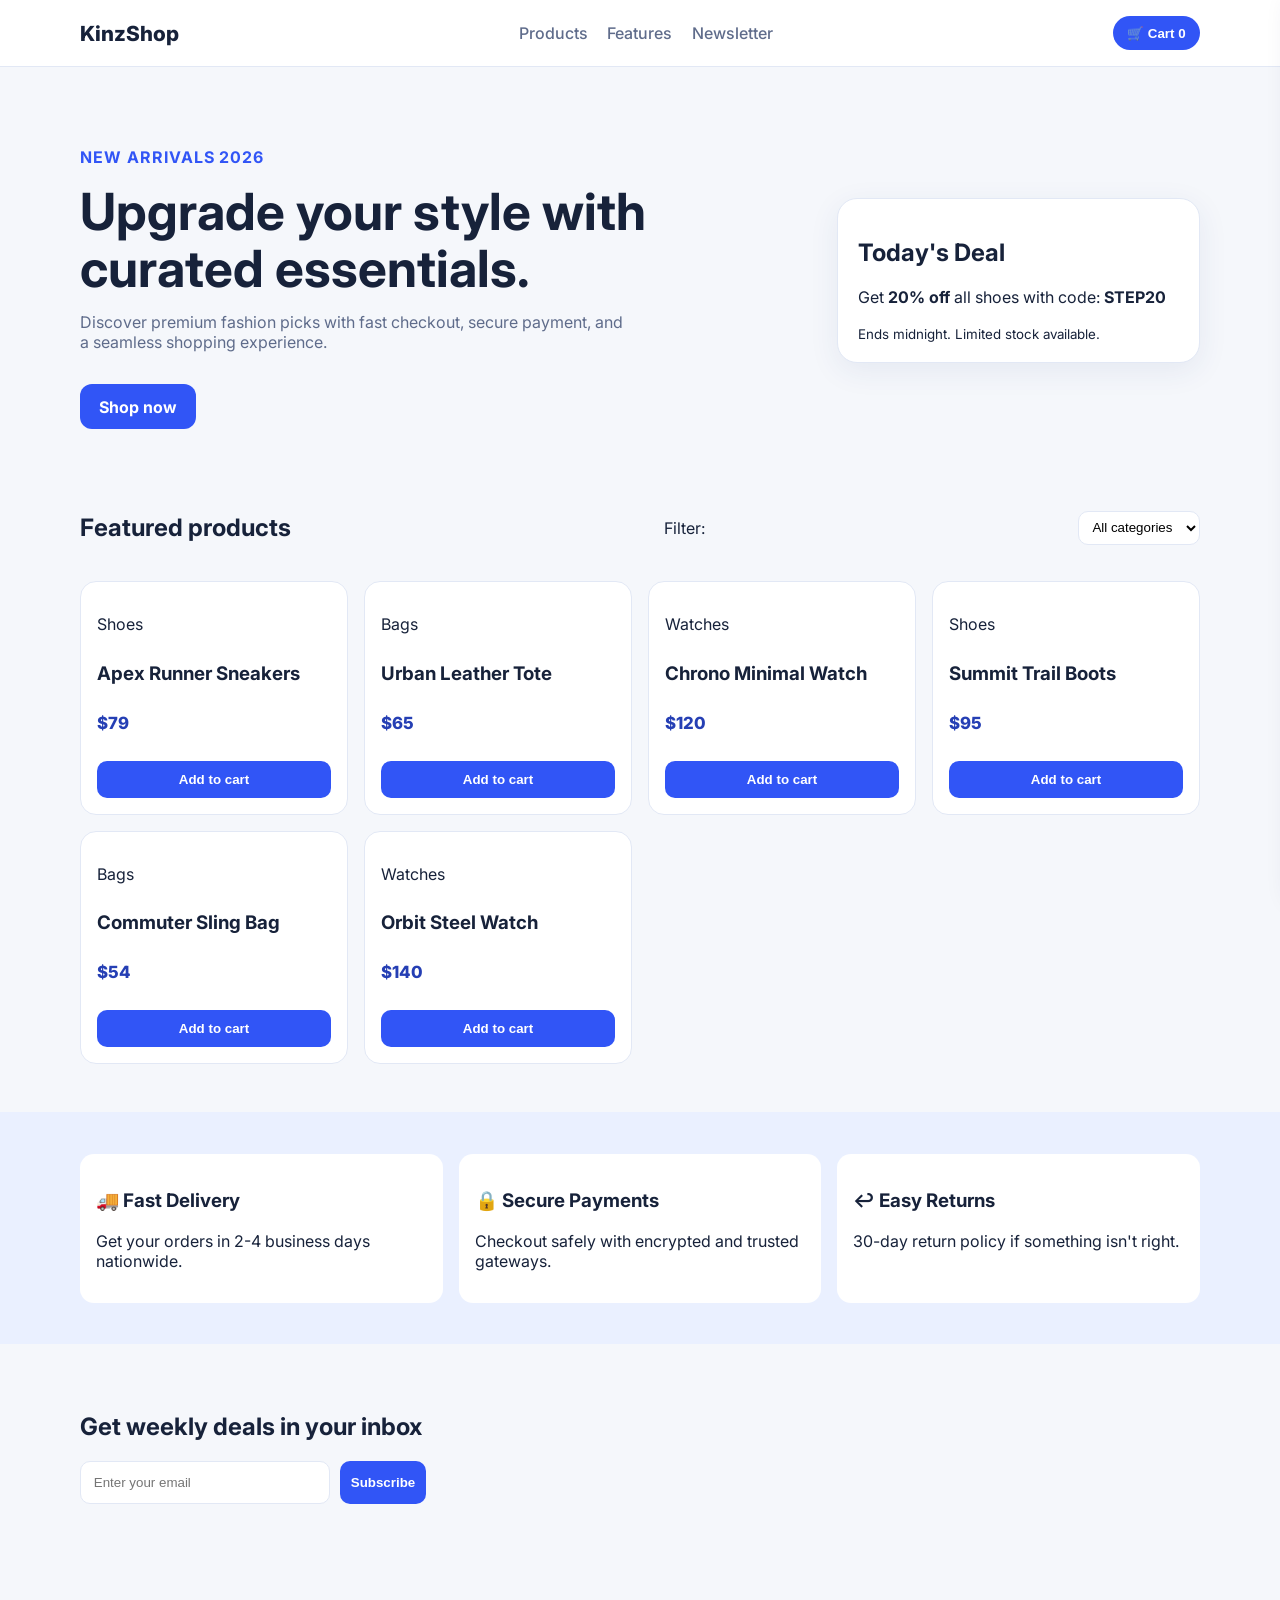
<file: ecommerce.html>
<!DOCTYPE html>
<html lang="en">
<head>
  <meta charset="UTF-8" />
  <meta name="viewport" content="width=device-width, initial-scale=1.0" />
  <title>KinzShop | Modern E-commerce</title>
  <link rel="preconnect" href="https://fonts.googleapis.com">
  <link rel="preconnect" href="https://fonts.gstatic.com" crossorigin>
  <link href="https://fonts.googleapis.com/css2?family=Inter:wght@400;500;600;700;800&display=swap" rel="stylesheet">
  <link rel="stylesheet" href="css/ecommerce.css" />
</head>
<body>
  <header class="site-header">
    <div class="container nav-row">
      <a class="brand" href="#">KinzShop</a>
      <nav class="main-nav">
        <a href="#products">Products</a>
        <a href="#features">Features</a>
        <a href="#newsletter">Newsletter</a>
      </nav>
      <button id="cartButton" class="cart-button" aria-label="Open shopping cart">
        🛒 Cart <span id="cartCount">0</span>
      </button>
    </div>
  </header>

  <main>
    <section class="hero">
      <div class="container hero-grid">
        <div>
          <p class="eyebrow">NEW ARRIVALS 2026</p>
          <h1>Upgrade your style with curated essentials.</h1>
          <p class="hero-copy">
            Discover premium fashion picks with fast checkout, secure payment, and a seamless shopping experience.
          </p>
          <a href="#products" class="cta">Shop now</a>
        </div>
        <div class="hero-card">
          <h2>Today's Deal</h2>
          <p>Get <strong>20% off</strong> all shoes with code: <strong>STEP20</strong></p>
          <small>Ends midnight. Limited stock available.</small>
        </div>
      </div>
    </section>

    <section id="products" class="products container">
      <div class="section-head">
        <h2>Featured products</h2>
        <label for="categoryFilter">Filter:</label>
        <select id="categoryFilter">
          <option value="all">All categories</option>
          <option value="Shoes">Shoes</option>
          <option value="Bags">Bags</option>
          <option value="Watches">Watches</option>
        </select>
      </div>
      <div id="productGrid" class="product-grid"></div>
    </section>

    <section id="features" class="features">
      <div class="container feature-grid">
        <article>
          <h3>🚚 Fast Delivery</h3>
          <p>Get your orders in 2-4 business days nationwide.</p>
        </article>
        <article>
          <h3>🔒 Secure Payments</h3>
          <p>Checkout safely with encrypted and trusted gateways.</p>
        </article>
        <article>
          <h3>↩️ Easy Returns</h3>
          <p>30-day return policy if something isn't right.</p>
        </article>
      </div>
    </section>

    <section id="newsletter" class="newsletter">
      <div class="container">
        <h2>Get weekly deals in your inbox</h2>
        <form id="newsletterForm">
          <input id="emailInput" type="email" placeholder="Enter your email" required />
          <button type="submit">Subscribe</button>
        </form>
        <p id="newsletterMessage" class="message" aria-live="polite"></p>
      </div>
    </section>
  </main>

  <aside id="cartPanel" class="cart-panel" aria-hidden="true">
    <div class="cart-head">
      <h2>Your Cart</h2>
      <button id="closeCart" aria-label="Close cart">✕</button>
    </div>
    <ul id="cartItems" class="cart-items"></ul>
    <div class="cart-footer">
      <p>Total: <strong id="cartTotal">$0</strong></p>
      <button id="checkoutBtn">Checkout</button>
    </div>
  </aside>

  <script src="js/ecommerce.js"></script>
</body>
</html>
</file>
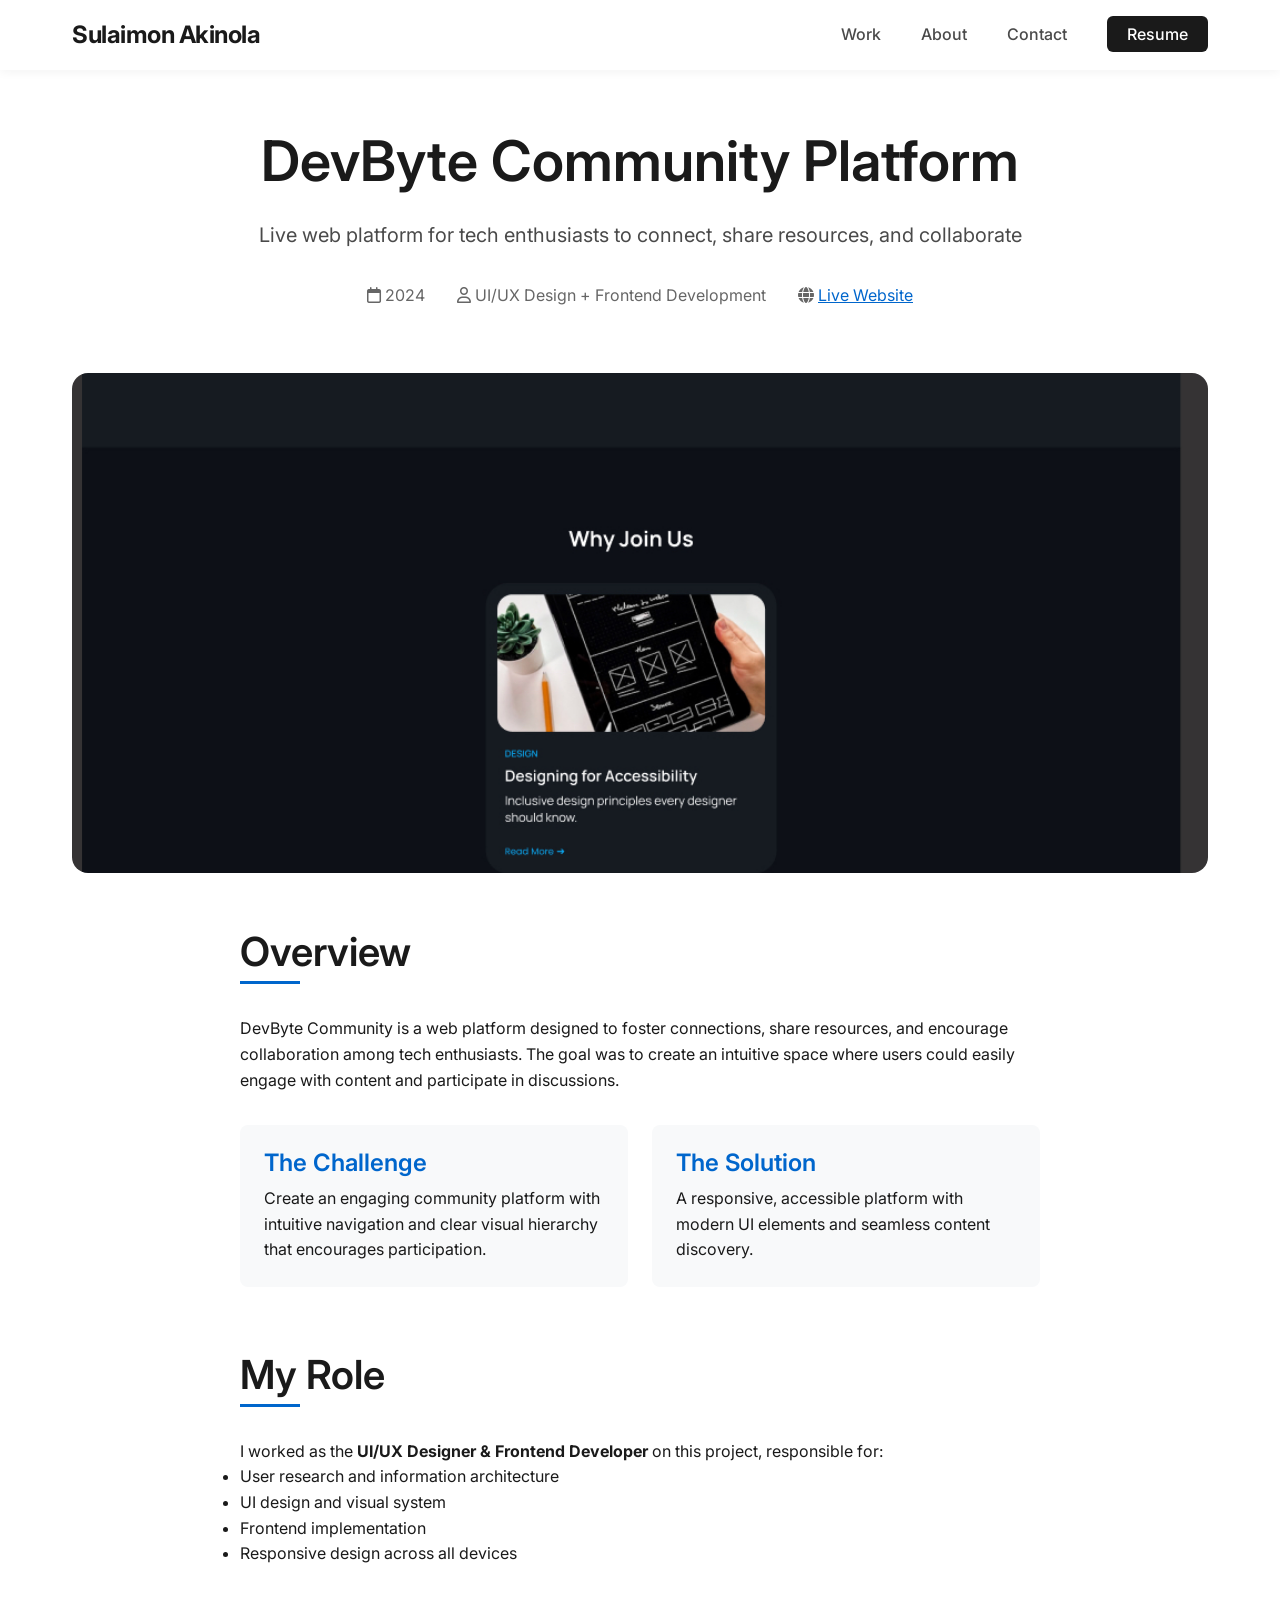
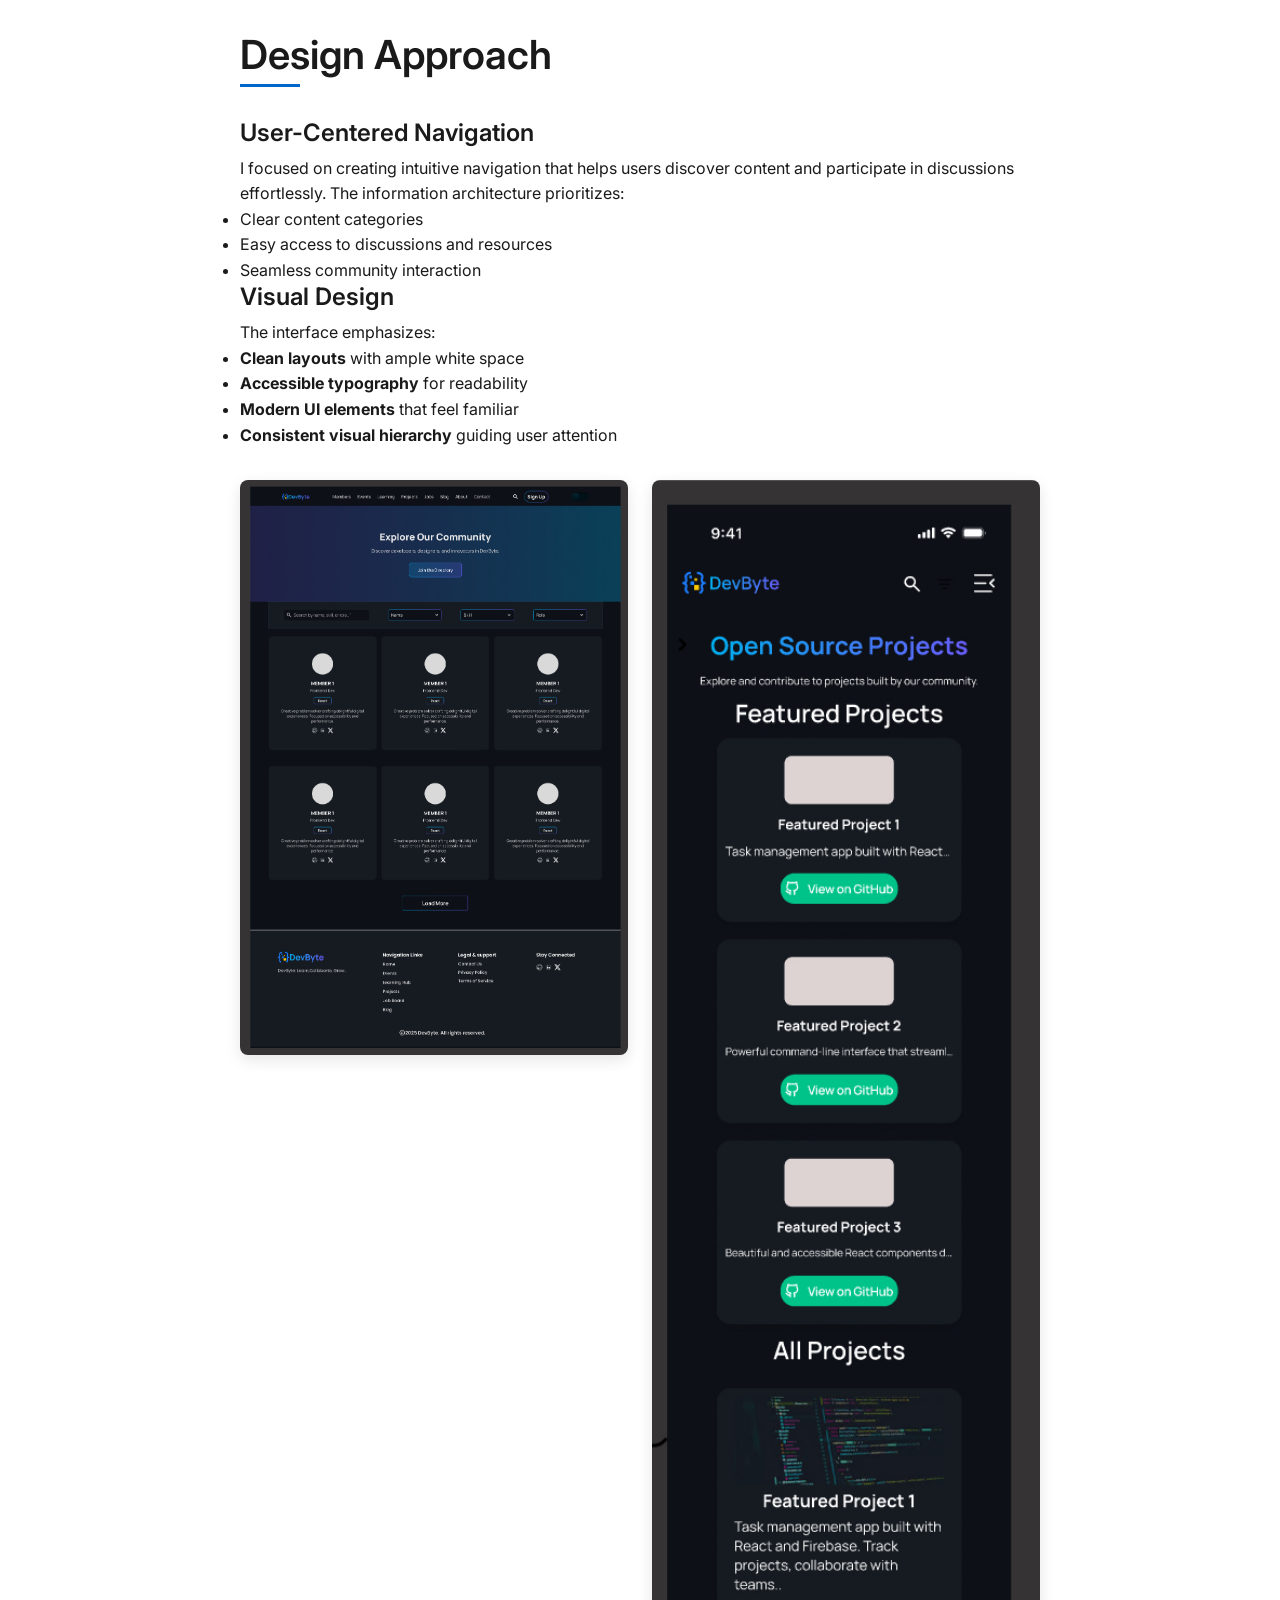
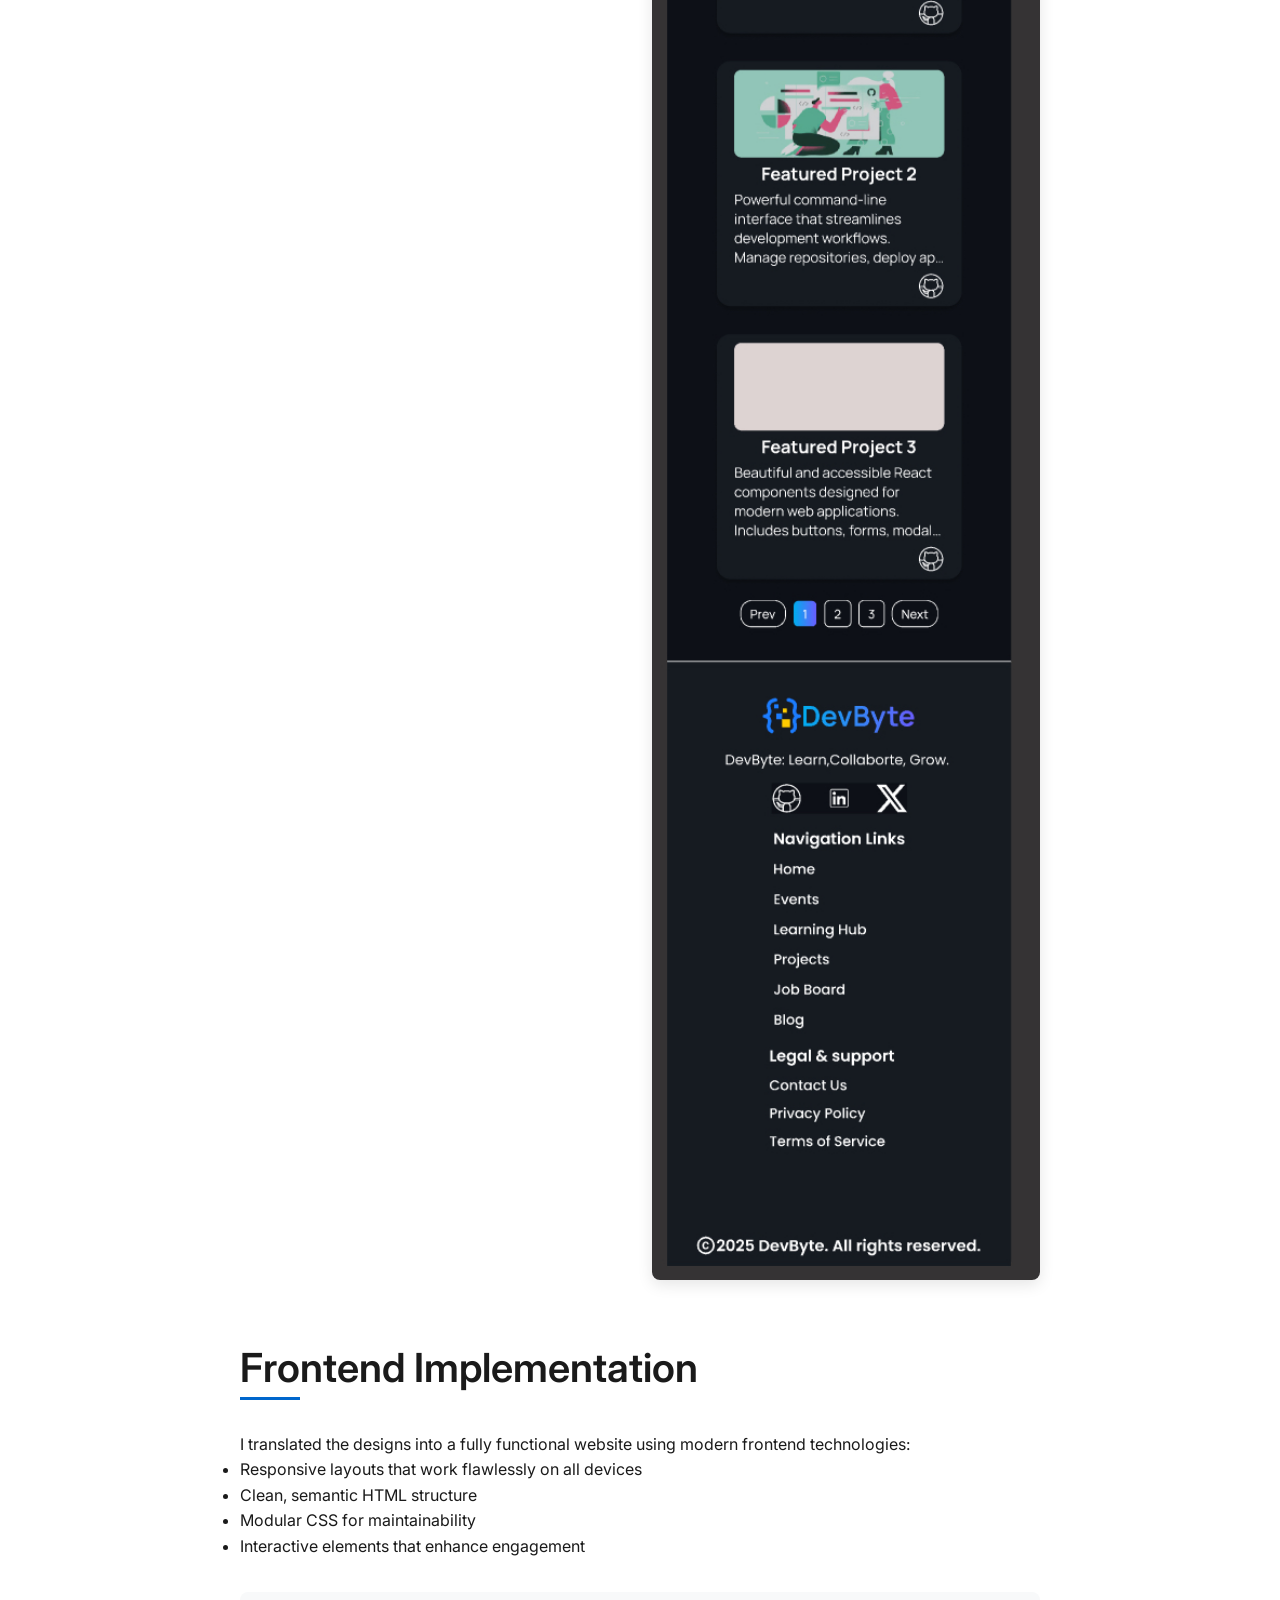
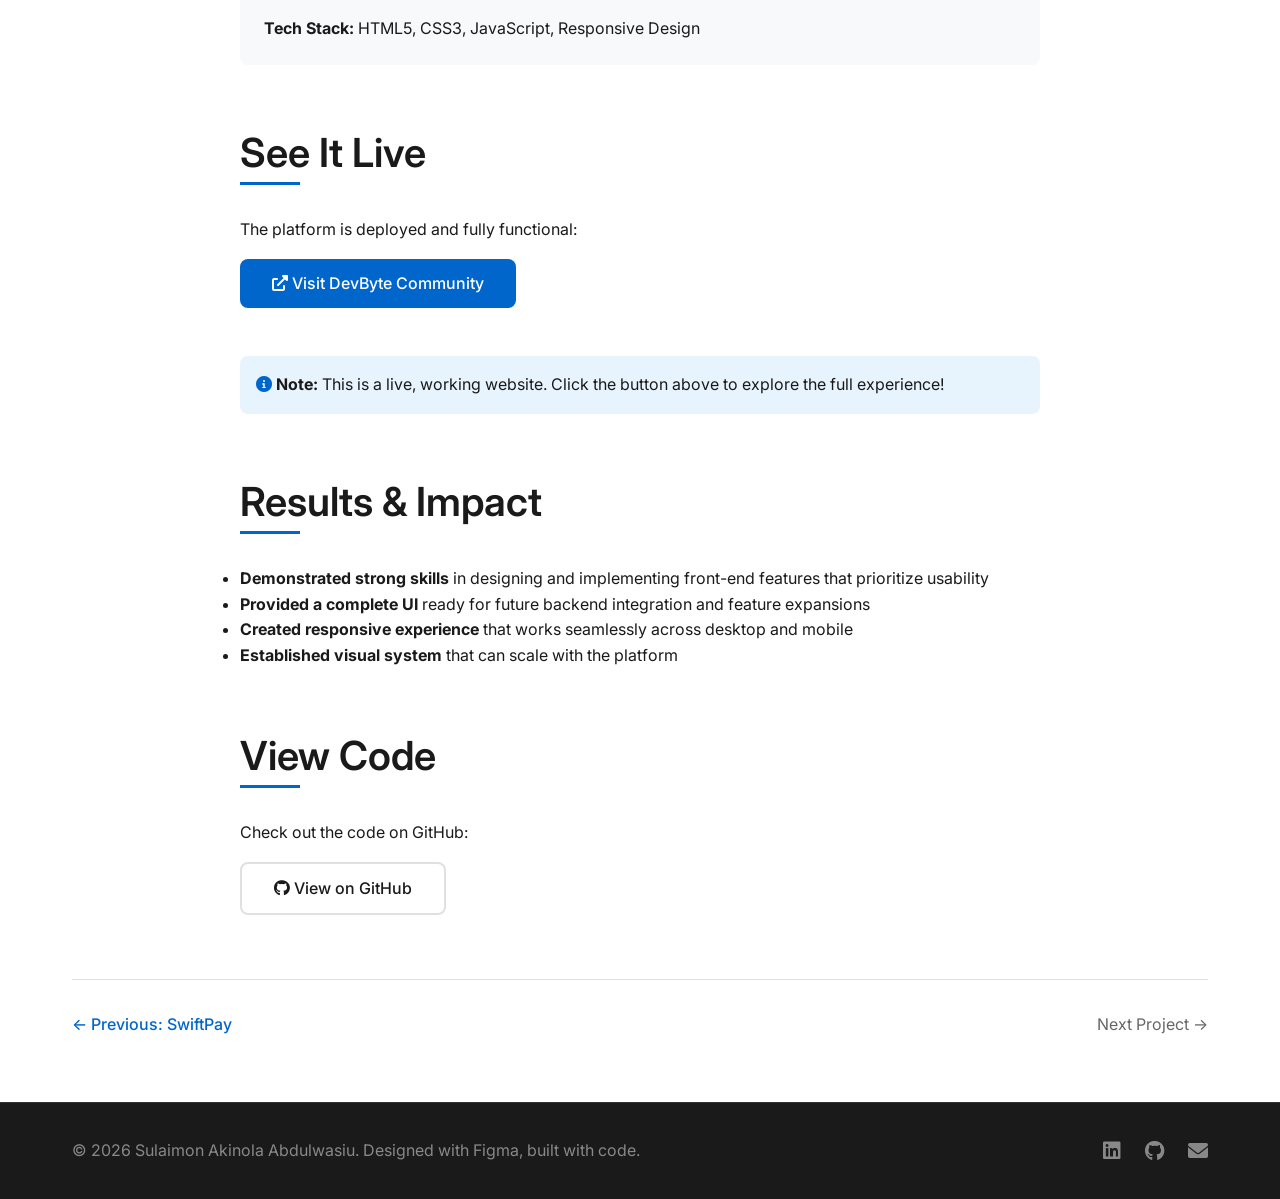
<file: projects/devbyte.html>
<!DOCTYPE html>
<html lang="en">
<head>
    <meta charset="UTF-8">
    <meta name="viewport" content="width=device-width, initial-scale=1.0">
    <title>DevByte Community | Sulaimon Akinola</title>
    
    <link href="https://fonts.googleapis.com/css2?family=Inter:wght@300;400;500;600;700&display=swap" rel="stylesheet">
    <link rel="stylesheet" href="https://cdnjs.cloudflare.com/ajax/libs/font-awesome/6.0.0/css/all.min.css">
    <link rel="stylesheet" href="../css/style.css">
</head>
<body>
    <header>
        <nav class="navbar">
            <div class="nav-container">
                <div class="logo">
                    <a href="../index.html">Sulaimon Akinola</a>
                </div>
                <ul class="nav-menu">
                    <li><a href="../index.html">Work</a></li>
                    <li><a href="../index.html#about">About</a></li>
                    <li><a href="../index.html#contact">Contact</a></li>
                    <li><a href="../resume.pdf" target="_blank" class="resume-btn">Resume</a></li>
                </ul>
                <div class="hamburger">
                    <span class="bar"></span>
                    <span class="bar"></span>
                    <span class="bar"></span>
                </div>
            </div>
        </nav>
    </header>

    <main class="case-study">
        <div class="container">
            <!-- Case Study Header -->
            <header class="case-study-header">
                <h1>DevByte Community Platform</h1>
                <p class="hero-subhead">Live web platform for tech enthusiasts to connect, share resources, and collaborate</p>
                
                <div class="case-study-meta">
                    <span><i class="far fa-calendar"></i> 2024</span>
                    <span><i class="far fa-user"></i> UI/UX Design + Frontend Development</span>
                    <span><i class="fas fa-globe"></i> <a href="https://community-website-frontend-five.vercel.app/" target="_blank" style="color:#0066cc;">Live Website</a></span>
                </div>
            </header>

            <!-- Hero Image with Live Site Link -->
            <a href="https://community-website-frontend-five.vercel.app/" target="_blank">
                <img src="../images/devbyte-cover.jpg" alt="DevByte Community Platform" class="case-study-image" style="cursor:pointer;">
            </a>

            <!-- Overview Section -->
            <section class="case-study-section">
                <h2>Overview</h2>
                <p>DevByte Community is a web platform designed to foster connections, share resources, and encourage collaboration among tech enthusiasts. The goal was to create an intuitive space where users could easily engage with content and participate in discussions.</p>
                
                <div class="image-grid" style="grid-template-columns: 1fr 1fr; margin-top:2rem;">
                    <div style="background:#f8f9fa; padding:1.5rem; border-radius:8px;">
                        <h3 style="color:#0066cc; margin-bottom:0.5rem;">The Challenge</h3>
                        <p style="margin:0;">Create an engaging community platform with intuitive navigation and clear visual hierarchy that encourages participation.</p>
                    </div>
                    <div style="background:#f8f9fa; padding:1.5rem; border-radius:8px;">
                        <h3 style="color:#0066cc; margin-bottom:0.5rem;">The Solution</h3>
                        <p style="margin:0;">A responsive, accessible platform with modern UI elements and seamless content discovery.</p>
                    </div>
                </div>
            </section>

            <!-- My Role -->
            <section class="case-study-section">
                <h2>My Role</h2>
                <p>I worked as the <strong>UI/UX Designer & Frontend Developer</strong> on this project, responsible for:</p>
                <ul>
                    <li>User research and information architecture</li>
                    <li>UI design and visual system</li>
                    <li>Frontend implementation</li>
                    <li>Responsive design across all devices</li>
                </ul>
            </section>

            <!-- Design Approach -->
            <section class="case-study-section">
                <h2>Design Approach</h2>
                
                <h3>User-Centered Navigation</h3>
                <p>I focused on creating intuitive navigation that helps users discover content and participate in discussions effortlessly. The information architecture prioritizes:</p>
                <ul>
                    <li>Clear content categories</li>
                    <li>Easy access to discussions and resources</li>
                    <li>Seamless community interaction</li>
                </ul>
                
                <h3>Visual Design</h3>
                <p>The interface emphasizes:</p>
                <ul>
                    <li><strong>Clean layouts</strong> with ample white space</li>
                    <li><strong>Accessible typography</strong> for readability</li>
                    <li><strong>Modern UI elements</strong> that feel familiar</li>
                    <li><strong>Consistent visual hierarchy</strong> guiding user attention</li>
                </ul>
                
                <div class="image-grid">
                    <img src="../images/devbyte-screens.jpg" alt="DevByte Desktop View">
                    <img src="../images/devbyte-mobile.jpg" alt="DevByte Mobile View">
                </div>
            </section>

            <!-- Development -->
            <section class="case-study-section">
                <h2>Frontend Implementation</h2>
                <p>I translated the designs into a fully functional website using modern frontend technologies:</p>
                <ul>
                    <li>Responsive layouts that work flawlessly on all devices</li>
                    <li>Clean, semantic HTML structure</li>
                    <li>Modular CSS for maintainability</li>
                    <li>Interactive elements that enhance engagement</li>
                </ul>
                
                <div style="background:#f8f9fa; padding:1.5rem; border-radius:8px; margin:2rem 0;">
                    <p><strong>Tech Stack:</strong> HTML5, CSS3, JavaScript, Responsive Design</p>
                </div>
            </section>

            <!-- Live Demo -->
            <section class="case-study-section">
                <h2>See It Live</h2>
                <p>The platform is deployed and fully functional:</p>
                <a href="https://community-website-frontend-five.vercel.app/" target="_blank" class="btn btn-primary" style="display:inline-block; margin:1rem 0;">
                    <i class="fas fa-external-link-alt"></i> Visit DevByte Community
                </a>
                
                <div style="margin-top:2rem; padding:1rem; background:#e8f4fd; border-radius:8px;">
                    <p style="margin:0;"><i class="fas fa-info-circle" style="color:#0066cc;"></i> <strong>Note:</strong> This is a live, working website. Click the button above to explore the full experience!</p>
                </div>
            </section>

            <!-- Results -->
            <section class="case-study-section">
                <h2>Results & Impact</h2>
                <ul>
                    <li><strong>Demonstrated strong skills</strong> in designing and implementing front-end features that prioritize usability</li>
                    <li><strong>Provided a complete UI</strong> ready for future backend integration and feature expansions</li>
                    <li><strong>Created responsive experience</strong> that works seamlessly across desktop and mobile</li>
                    <li><strong>Established visual system</strong> that can scale with the platform</li>
                </ul>
            </section>

            <!-- GitHub Link -->
            <section class="case-study-section">
                <h2>View Code</h2>
                <p>Check out the code on GitHub:</p>
                <a href="https://github.com/kinzswiz" target="_blank" class="btn btn-secondary" style="display:inline-block; margin-top:1rem;">
                    <i class="fab fa-github"></i> View on GitHub
                </a>
            </section>

            <!-- Next/Previous -->
            <div style="display:flex; justify-content:space-between; margin-top:4rem; padding-top:2rem; border-top:1px solid #e0e0e0;">
                <a href="swiftpay.html" style="color:#0066cc; text-decoration:none; font-weight:500;">← Previous: SwiftPay</a>
                <a href="#" style="color:#666; text-decoration:none;">Next Project →</a>
            </div>
        </div>
    </main>

    <footer>
        <div class="container">
            <div class="footer-content">
                <p>© 2025 Sulaimon Akinola Abdulwasiu. Designed with Figma, built with code.</p>
                <div class="footer-links">
                    <a href="http://linkedin.com/in/akinola-sulaimon-8009b0285"><i class="fab fa-linkedin"></i></a>
                    <a href="https://github.com/kinzswiz"><i class="fab fa-github"></i></a>
                    <a href="mailto:kinzswiz@gmail.com"><i class="fas fa-envelope"></i></a>
                </div>
            </div>
        </div>
    </footer>

    <script src="../js/script.js"></script>
</body>
</html>
</file>
<file: css/ecommerce.css>
:root {
  --bg: #f5f7fb;
  --surface: #ffffff;
  --text: #17223a;
  --muted: #5f6c8b;
  --primary: #3155f6;
  --primary-dark: #253fb4;
  --border: #e2e8f5;
}

* {
  box-sizing: border-box;
}

body {
  margin: 0;
  font-family: Inter, system-ui, -apple-system, Segoe UI, Roboto, sans-serif;
  background: var(--bg);
  color: var(--text);
}

.container {
  width: min(1120px, 92vw);
  margin: 0 auto;
}

.site-header {
  background: var(--surface);
  border-bottom: 1px solid var(--border);
  position: sticky;
  top: 0;
  z-index: 10;
}

.nav-row {
  display: flex;
  align-items: center;
  justify-content: space-between;
  gap: 1rem;
  padding: 1rem 0;
}

.brand {
  font-size: 1.3rem;
  font-weight: 800;
  color: var(--text);
  text-decoration: none;
}

.main-nav {
  display: flex;
  gap: 1.2rem;
}

.main-nav a {
  color: var(--muted);
  text-decoration: none;
  font-weight: 500;
}

.cart-button {
  border: none;
  background: var(--primary);
  color: white;
  padding: 0.6rem 0.9rem;
  border-radius: 999px;
  cursor: pointer;
  font-weight: 600;
}

.hero {
  padding: 4rem 0;
}

.hero-grid {
  display: grid;
  gap: 2rem;
  grid-template-columns: 2fr 1fr;
  align-items: center;
}

.eyebrow {
  color: var(--primary);
  font-weight: 700;
  letter-spacing: 0.06em;
}

.hero h1 {
  font-size: clamp(2rem, 4vw, 3.2rem);
  line-height: 1.1;
  margin: 0.3rem 0 1rem;
}

.hero-copy {
  color: var(--muted);
  max-width: 55ch;
}

.cta {
  display: inline-block;
  margin-top: 1rem;
  background: var(--primary);
  color: white;
  text-decoration: none;
  padding: 0.8rem 1.2rem;
  border-radius: 12px;
  font-weight: 700;
}

.hero-card {
  background: var(--surface);
  border: 1px solid var(--border);
  border-radius: 20px;
  padding: 1.2rem;
  box-shadow: 0 8px 30px rgba(32, 58, 122, 0.08);
}

.products {
  padding-bottom: 3rem;
}

.section-head {
  display: flex;
  flex-wrap: wrap;
  justify-content: space-between;
  align-items: center;
  gap: 0.8rem;
  margin-bottom: 1.2rem;
}

select {
  border: 1px solid var(--border);
  border-radius: 10px;
  padding: 0.45rem 0.6rem;
  background: white;
}

.product-grid {
  display: grid;
  gap: 1rem;
  grid-template-columns: repeat(auto-fit, minmax(220px, 1fr));
}

.product-card {
  background: var(--surface);
  border: 1px solid var(--border);
  border-radius: 16px;
  padding: 1rem;
  display: grid;
  gap: 0.7rem;
}

.product-card h3 {
  margin: 0;
}

.price {
  color: var(--primary-dark);
  font-weight: 800;
  font-size: 1.05rem;
}

.product-card button,
#checkoutBtn,
.newsletter button {
  border: none;
  background: var(--primary);
  color: white;
  border-radius: 10px;
  padding: 0.7rem;
  cursor: pointer;
  font-weight: 600;
}

.features {
  background: #eaf0ff;
  padding: 2.6rem 0;
}

.feature-grid {
  display: grid;
  grid-template-columns: repeat(auto-fit, minmax(220px, 1fr));
  gap: 1rem;
}

.feature-grid article {
  background: white;
  border-radius: 14px;
  padding: 1rem;
}

.newsletter {
  padding: 3rem 0;
}

#newsletterForm {
  display: flex;
  gap: 0.6rem;
  flex-wrap: wrap;
}

.newsletter input {
  padding: 0.8rem;
  border-radius: 10px;
  border: 1px solid var(--border);
  min-width: 250px;
}

.message {
  min-height: 1.2rem;
  color: var(--primary-dark);
  font-weight: 600;
}

.cart-panel {
  position: fixed;
  right: -380px;
  top: 0;
  width: min(360px, 92vw);
  height: 100dvh;
  background: var(--surface);
  border-left: 1px solid var(--border);
  box-shadow: -8px 0 25px rgba(35, 45, 79, 0.12);
  padding: 1rem;
  transition: right 0.25s ease;
  display: grid;
  grid-template-rows: auto 1fr auto;
  z-index: 20;
}

.cart-panel.open {
  right: 0;
}

.cart-head {
  display: flex;
  justify-content: space-between;
  align-items: center;
}

.cart-head button {
  border: none;
  background: transparent;
  font-size: 1.2rem;
  cursor: pointer;
}

.cart-items {
  list-style: none;
  padding: 0;
  margin: 0.8rem 0;
  overflow: auto;
}

.cart-items li {
  border-bottom: 1px solid var(--border);
  padding: 0.55rem 0;
  display: flex;
  justify-content: space-between;
}

@media (max-width: 760px) {
  .hero-grid {
    grid-template-columns: 1fr;
  }

  .main-nav {
    display: none;
  }
}
</file>
<file: css/style.css>
/* ===== RESET & BASE STYLES ===== */
* {
    margin: 0;
    padding: 0;
    box-sizing: border-box;
}

html {
    scroll-behavior: smooth;
}

body {
    font-family: 'Inter', sans-serif;
    line-height: 1.6;
    color: #1a1a1a;
    background-color: #ffffff;
    overflow-x: hidden;
}

.container {
    max-width: 1200px;
    margin: 0 auto;
    padding: 0 2rem;
}

/* ===== TYPOGRAPHY ===== */
h1, h2, h3, h4 {
    line-height: 1.2;
    font-weight: 600;
}

h1 {
    font-size: 3.5rem;
    margin-bottom: 1.5rem;
}

h2 {
    font-size: 2.5rem;
    margin-bottom: 1rem;
}

h3 {
    font-size: 1.5rem;
    margin-bottom: 0.5rem;
}

.section-header {
    text-align: center;
    max-width: 700px;
    margin: 0 auto 4rem;
}

.section-header p {
    font-size: 1.25rem;
    color: #666;
}

/* ===== NAVIGATION ===== */
.navbar {
    position: fixed;
    top: 0;
    left: 0;
    width: 100%;
    background: rgba(255, 255, 255, 0.95);
    backdrop-filter: blur(10px);
    z-index: 1000;
    box-shadow: 0 2px 10px rgba(0, 0, 0, 0.05);
}

.nav-container {
    max-width: 1200px;
    margin: 0 auto;
    padding: 1rem 2rem;
    display: flex;
    justify-content: space-between;
    align-items: center;
}

.logo a {
    font-size: 1.5rem;
    font-weight: 700;
    color: #1a1a1a;
    text-decoration: none;
    letter-spacing: -0.5px;
}

.nav-menu {
    display: flex;
    list-style: none;
    align-items: center;
    gap: 2.5rem;
}

.nav-menu a {
    text-decoration: none;
    color: #4a4a4a;
    font-weight: 500;
    font-size: 1rem;
    transition: color 0.3s;
    position: relative;
}

.nav-menu a:hover,
.nav-menu a.active {
    color: #0066cc;
}

.nav-menu a.active::after {
    content: '';
    position: absolute;
    bottom: -4px;
    left: 0;
    width: 100%;
    height: 2px;
    background: #0066cc;
}

.resume-btn {
    background: #1a1a1a;
    color: white !important;
    padding: 0.5rem 1.25rem;
    border-radius: 6px;
    transition: background 0.3s !important;
}

.resume-btn:hover {
    background: #0066cc;
    color: white !important;
}

.hamburger {
    display: none;
    cursor: pointer;
}

.bar {
    display: block;
    width: 25px;
    height: 3px;
    margin: 5px auto;
    transition: all 0.3s ease;
    background-color: #1a1a1a;
}

/* ===== HERO SECTION ===== */
.hero {
    min-height: 90vh;
    display: flex;
    align-items: center;
    padding: 6rem 2rem 4rem;
    background: linear-gradient(135deg, #f8faff 0%, #f0f4ff 100%);
}

.hero-container {
    max-width: 1200px;
    margin: 0 auto;
    display: grid;
    grid-template-columns: 1fr 1fr;
    gap: 4rem;
    align-items: center;
}

.hero-content {
    max-width: 600px;
}

.hero-greeting {
    display: inline-block;
    font-size: 1.1rem;
    color: #0066cc;
    background: rgba(0, 102, 204, 0.1);
    padding: 0.5rem 1rem;
    border-radius: 50px;
    margin-bottom: 1.5rem;
}

.highlight {
    color: #0066cc;
    position: relative;
    display: inline-block;
}

.highlight::after {
    content: '';
    position: absolute;
    bottom: 5px;
    left: 0;
    width: 100%;
    height: 8px;
    background: rgba(0, 102, 204, 0.2);
    z-index: -1;
}

.hero-subhead {
    font-size: 1.25rem;
    color: #4a4a4a;
    margin-bottom: 2rem;
}

.hero-cta {
    display: flex;
    gap: 1rem;
}

.btn {
    display: inline-block;
    padding: 0.75rem 2rem;
    border-radius: 8px;
    font-weight: 500;
    text-decoration: none;
    transition: all 0.3s;
}

.btn-primary {
    background: #0066cc;
    color: white;
}

.btn-primary:hover {
    background: #0052a3;
    transform: translateY(-2px);
    box-shadow: 0 5px 15px rgba(0, 102, 204, 0.3);
}

.btn-secondary {
    background: transparent;
    color: #1a1a1a;
    border: 2px solid #e0e0e0;
}

.btn-secondary:hover {
    border-color: #0066cc;
    color: #0066cc;
}

.hero-image img {
    width: 100%;
    max-width: 400px;
    border-radius: 50%;
    box-shadow: 0 20px 40px rgba(0, 0, 0, 0.1);
    animation: float 6s ease-in-out infinite;
}

@keyframes float {
    0%, 100% { transform: translateY(0); }
    50% { transform: translateY(-20px); }
}

/* ===== WORK SECTION ===== */
.work {
    padding: 6rem 2rem;
    background: white;
}

.project-grid {
    display: grid;
    grid-template-columns: repeat(auto-fit, minmax(350px, 1fr));
    gap: 2.5rem;
    max-width: 1200px;
    margin: 0 auto;
}

.project-card {
    background: white;
    border-radius: 16px;
    overflow: hidden;
    box-shadow: 0 10px 30px rgba(0, 0, 0, 0.05);
    transition: transform 0.3s, box-shadow 0.3s;
}

.project-card:hover {
    transform: translateY(-10px);
    box-shadow: 0 20px 40px rgba(0, 0, 0, 0.1);
}

.project-image {
    position: relative;
    height: 240px;
    overflow: hidden;
}

.project-image img {
    width: 100%;
    height: 100%;
    object-fit: cover;
    transition: transform 0.5s;
}

.project-card:hover .project-image img {
    transform: scale(1.05);
}

.project-overlay {
    position: absolute;
    top: 1rem;
    left: 1rem;
}

.project-type {
    background: rgba(255, 255, 255, 0.9);
    padding: 0.25rem 0.75rem;
    border-radius: 50px;
    font-size: 0.875rem;
    font-weight: 500;
    color: #0066cc;
}

.project-info {
    padding: 1.5rem;
}

.project-tags {
    display: flex;
    flex-wrap: wrap;
    gap: 0.5rem;
    margin: 1rem 0;
}

.project-tags span {
    background: #f0f4ff;
    color: #0066cc;
    padding: 0.25rem 0.75rem;
    border-radius: 50px;
    font-size: 0.875rem;
    font-weight: 500;
}

.project-link {
    display: inline-flex;
    align-items: center;
    gap: 0.5rem;
    color: #0066cc;
    text-decoration: none;
    font-weight: 500;
    margin-top: 1rem;
    transition: gap 0.3s;
}

.project-link:hover {
    gap: 1rem;
}

/* ===== ABOUT SECTION ===== */
.about {
    padding: 6rem 2rem;
    background: #f8faff;
}

.about-grid {
    max-width: 1200px;
    margin: 0 auto;
    display: grid;
    grid-template-columns: 1fr 2fr;
    gap: 4rem;
    align-items: start;
}

.about-image img {
    width: 100%;
    border-radius: 16px;
    box-shadow: 0 20px 40px rgba(0, 0, 0, 0.1);
}

.about-content {
    padding-right: 2rem;
}

.about-lead {
    font-size: 1.25rem;
    color: #0066cc;
    margin: 1.5rem 0;
    font-weight: 500;
}

.about-content p {
    color: #4a4a4a;
    margin-bottom: 1rem;
}

.skills-section {
    margin-top: 2rem;
}

.skills-section h3 {
    margin-bottom: 1rem;
}

.skills-grid {
    display: flex;
    flex-wrap: wrap;
    gap: 0.75rem;
}

.skill-item {
    background: white;
    padding: 0.5rem 1rem;
    border-radius: 50px;
    font-size: 0.875rem;
    color: #1a1a1a;
    border: 1px solid #e0e0e0;
    transition: all 0.3s;
}

.skill-item:hover {
    background: #0066cc;
    color: white;
    border-color: #0066cc;
}

/* ===== CONTACT SECTION ===== */
.contact {
    padding: 6rem 2rem;
    background: linear-gradient(135deg, #1a1a1a 0%, #2d2d2d 100%);
    color: white;
}

.contact-content {
    max-width: 800px;
    margin: 0 auto;
    text-align: center;
}

.contact h2 {
    color: white;
    margin-bottom: 1.5rem;
}

.contact p {
    color: #b0b0b0;
    font-size: 1.125rem;
    margin-bottom: 3rem;
}

.contact-methods {
    display: grid;
    grid-template-columns: repeat(auto-fit, minmax(200px, 1fr));
    gap: 2rem;
}

.contact-card {
    background: rgba(255, 255, 255, 0.1);
    padding: 2rem;
    border-radius: 12px;
    text-decoration: none;
    color: white;
    transition: transform 0.3s, background 0.3s;
}

.contact-card:hover {
    background: rgba(255, 255, 255, 0.2);
    transform: translateY(-5px);
}

.contact-card i {
    font-size: 2rem;
    margin-bottom: 1rem;
    color: #0066cc;
}

.contact-card h3 {
    margin-bottom: 0.5rem;
}

.contact-card p {
    font-size: 0.875rem;
    margin: 0;
    color: #b0b0b0;
}

/* ===== FOOTER ===== */
footer {
    background: #1a1a1a;
    padding: 2rem;
    border-top: 1px solid #333;
}

.footer-content {
    max-width: 1200px;
    margin: 0 auto;
    display: flex;
    justify-content: space-between;
    align-items: center;
    color: #888;
}

.footer-links {
    display: flex;
    gap: 1.5rem;
}

.footer-links a {
    color: #888;
    font-size: 1.25rem;
    transition: color 0.3s;
}

.footer-links a:hover {
    color: #0066cc;
}

/* ===== CASE STUDY PAGE STYLES ===== */
.case-study {
    padding: 8rem 2rem 4rem;
}

.case-study-header {
    max-width: 800px;
    margin: 0 auto 4rem;
    text-align: center;
}

.case-study-meta {
    display: flex;
    justify-content: center;
    gap: 2rem;
    margin: 2rem 0;
    color: #666;
}

.case-study-image {
    width: 100%;
    max-height: 500px;
    object-fit: cover;
    border-radius: 16px;
    margin-bottom: 3rem;
}

.case-study-section {
    max-width: 800px;
    margin: 0 auto 4rem;
}

.case-study-section h2 {
    margin-bottom: 2rem;
    position: relative;
    padding-bottom: 0.5rem;
}

.case-study-section h2::after {
    content: '';
    position: absolute;
    bottom: 0;
    left: 0;
    width: 60px;
    height: 3px;
    background: #0066cc;
}

.image-grid {
    display: grid;
    grid-template-columns: repeat(auto-fit, minmax(300px, 1fr));
    gap: 1.5rem;
    margin: 2rem 0;
}

.image-grid img {
    width: 100%;
    border-radius: 8px;
    box-shadow: 0 5px 15px rgba(0, 0, 0, 0.1);
}

.figma-embed {
    width: 100%;
    height: 450px;
    border: 1px solid #e0e0e0;
    border-radius: 8px;
    margin: 2rem 0;
}

/* ===== RESPONSIVE DESIGN ===== */
@media (max-width: 968px) {
    h1 {
        font-size: 2.5rem;
    }
    
    h2 {
        font-size: 2rem;
    }
    
    .hero-container {
        grid-template-columns: 1fr;
        text-align: center;
        gap: 2rem;
    }
    
    .hero-content {
        margin: 0 auto;
    }
    
    .hero-cta {
        justify-content: center;
    }
    
    .about-grid {
        grid-template-columns: 1fr;
        gap: 2rem;
    }
    
    .about-image {
        max-width: 400px;
        margin: 0 auto;
    }
}

@media (max-width: 768px) {
    .hamburger {
        display: block;
    }
    
    .hamburger.active .bar:nth-child(2) {
        opacity: 0;
    }
    
    .hamburger.active .bar:nth-child(1) {
        transform: translateY(8px) rotate(45deg);
    }
    
    .hamburger.active .bar:nth-child(3) {
        transform: translateY(-8px) rotate(-45deg);
    }
    
    .nav-menu {
        position: fixed;
        left: -100%;
        top: 70px;
        gap: 0;
        flex-direction: column;
        background: white;
        width: 100%;
        text-align: center;
        transition: 0.3s;
        box-shadow: 0 10px 10px rgba(0, 0, 0, 0.1);
        padding: 2rem 0;
    }
    
    .nav-menu.active {
        left: 0;
    }
    
    .nav-menu li {
        margin: 1rem 0;
    }
    
    .project-grid {
        grid-template-columns: 1fr;
    }
    
    .contact-methods {
        grid-template-columns: 1fr;
    }
    
    .footer-content {
        flex-direction: column;
        gap: 1rem;
        text-align: center;
    }
}
</file>
